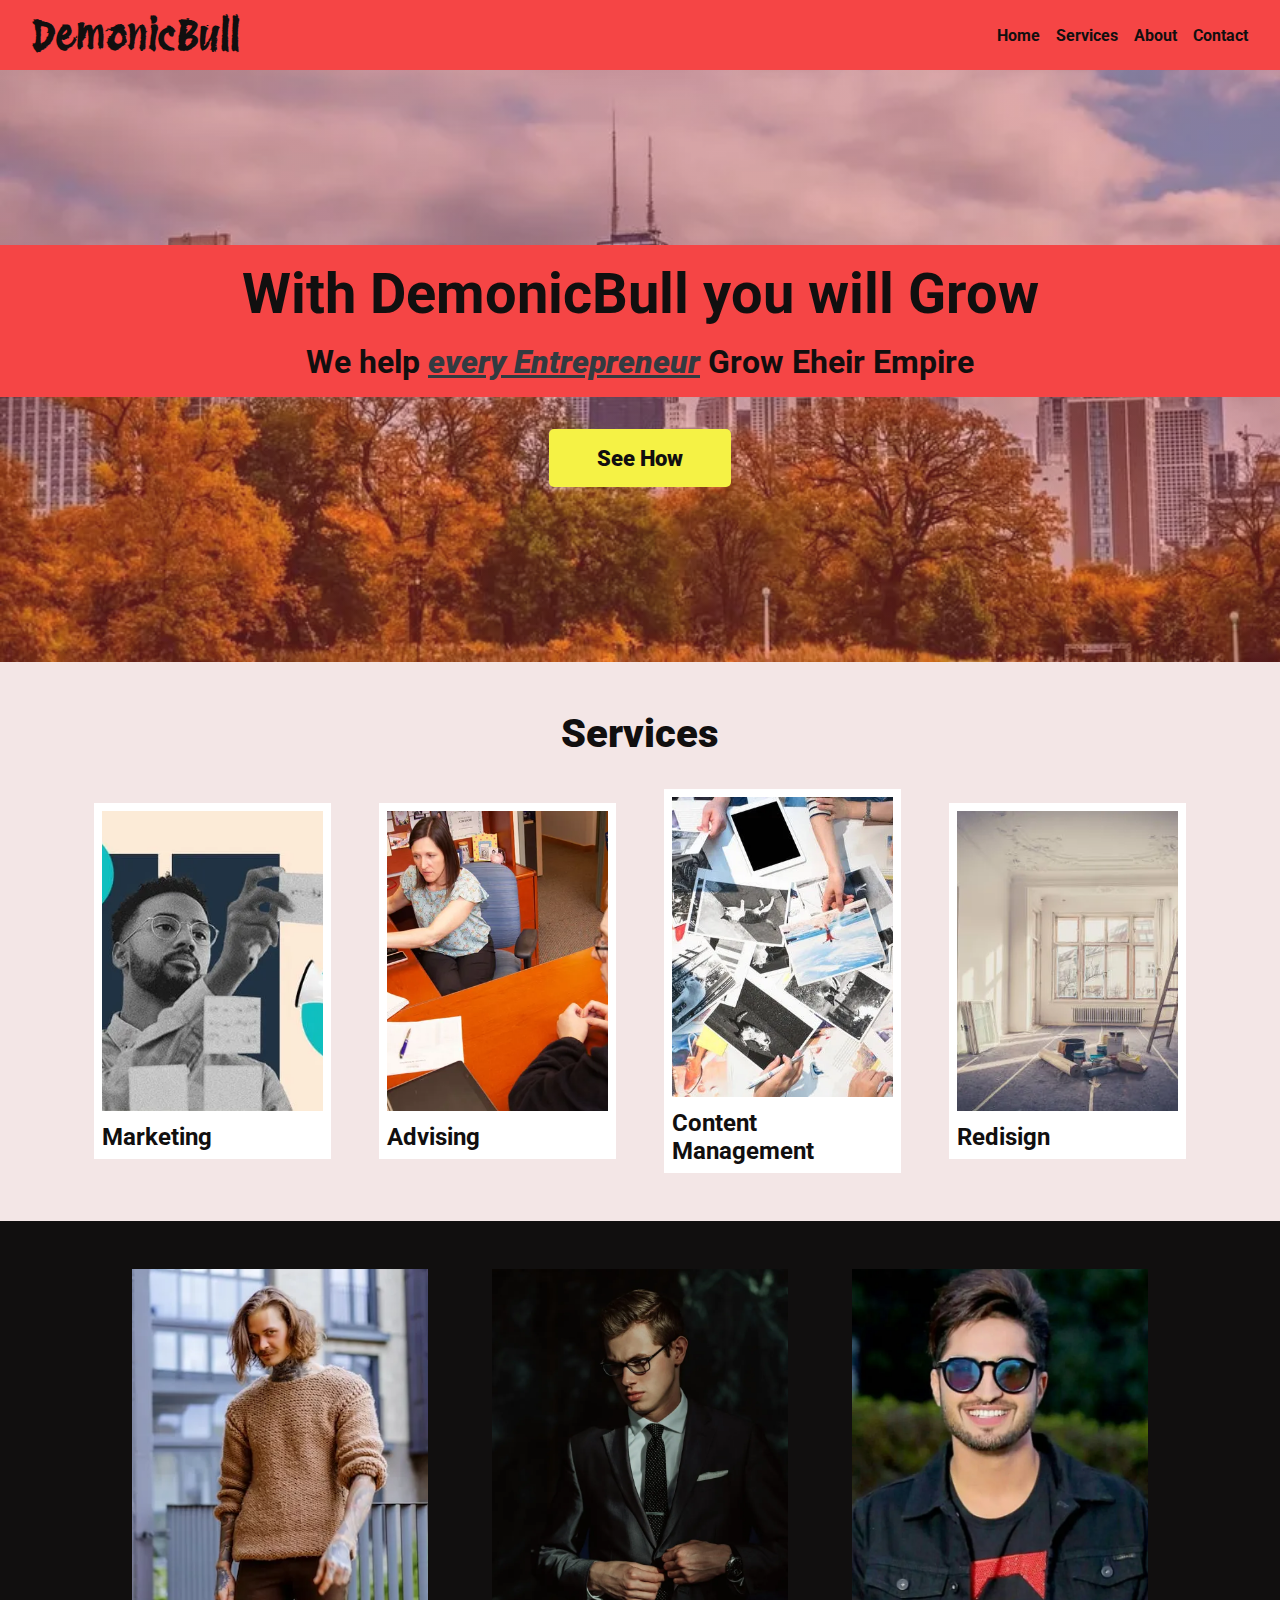
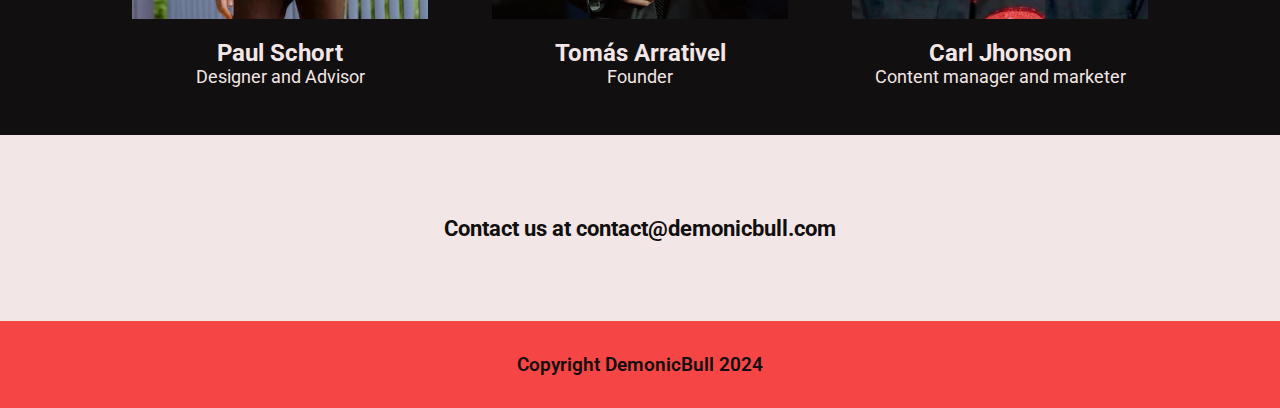
<file: FlexboxBusiness-site/index.html>
<!DOCTYPE html>
<html lang="en">
  <head>
    <meta charset="UTF-8" />
    <meta name="viewport" content="width=device-width, initial-scale=1.0" />
    <link rel="stylesheet" href="./resources/css/styles.css" />
    <title>DemonicBull Inc.</title>
  </head>
  <body>
    <header>
      <nav>
        <h2 class="logo">DemonicBull</h1>
        <ul>
          <li><a href="#banner" class="links">Home</a></li>
          <li><a href="#services" class="links">Services</a></li>
          <li><a href="#about" class="links">About</a></li>
          <li><a href="#contact" class="links">Contact</a></li>
        </ul>
      </nav>
    </header>
    <main>
      <section id="banner">
        <div class="text">
          <h1>With DemonicBull you will Grow</h1>
          <h3>We help <span>every Entrepreneur</span> Grow Eheir Empire</h3>
        </div>
        <button>See How</button>
      </section>

      <section id="services">
        <h2>Services</h2>
        <div class="services">
          <div class="service">
            <img src="./resources/images/service1.webp">
            <h3>Marketing</h3>
          </div>
          <div class="service">
            <img src="./resources/images/service2.webp">
            <h3>Advising</h3>
          </div>
          <div class="service">
            <img src="./resources/images/service3.webp">
            <h3>Content Management</h3>
          </div>
          <div class="service">
            <img src="./resources/images/service4.webp">
            <h3>Redisign</h3>
          </div>
        </div>
      </section>

      <section id="about">
        <div class="team">
          <img src="./resources/images/designer.webp">
          <h3>Paul Schort</h3>
          <p>Designer and Advisor</p>
        </div>
        <div class="team">
          <img src="./resources/images/founder.webp">
          <h3>Tomás Arrativel</h3>
          <p>Founder</p>
        </div>
        <div class="team">
          <img src="./resources/images/cm.webp">
          <h3>Carl Jhonson</h3>
          <p>Content manager and marketer</p>
        </div>
      </section>
      <section id="contact">
        <h3>Contact us at contact@demonicbull.com</h3>
      </section>
    </main>
    <footer>
      <p>Copyright DemonicBull 2024</p>
    </footer>
  </body>
</html>
</file>
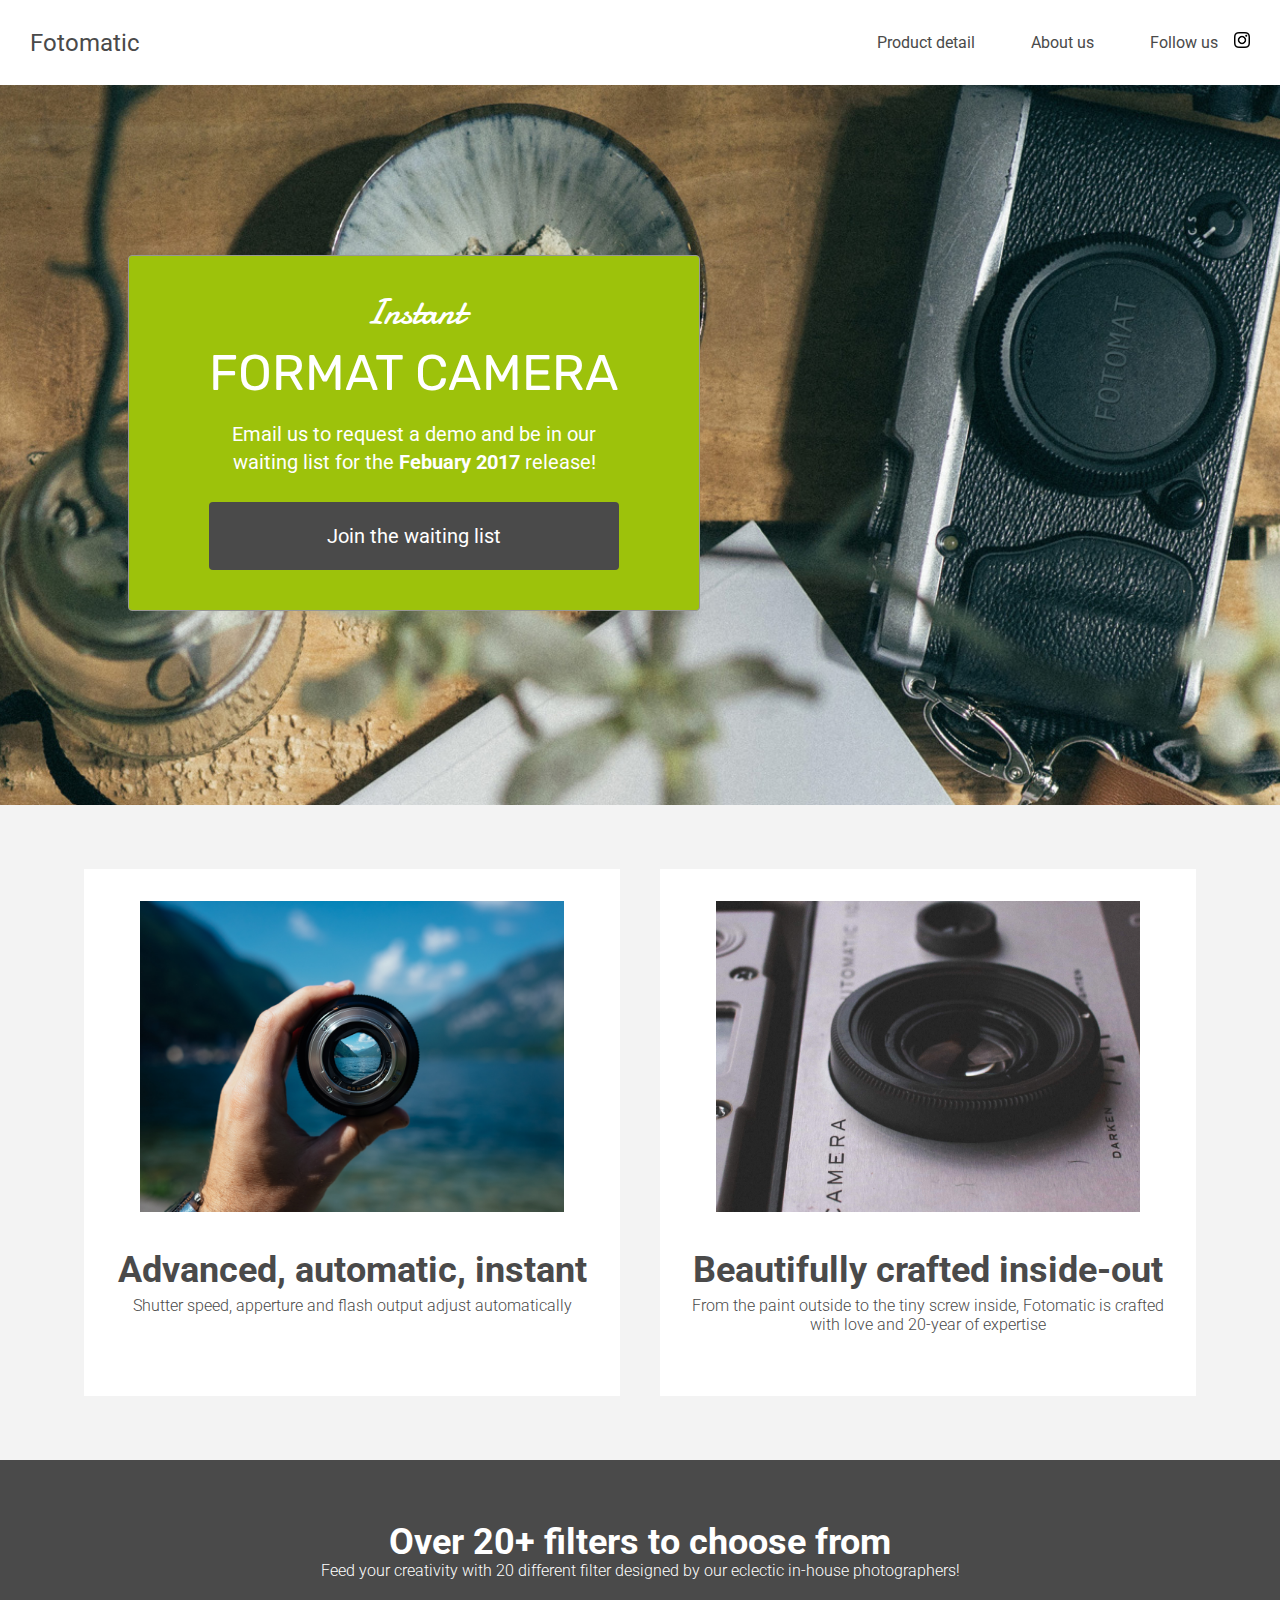
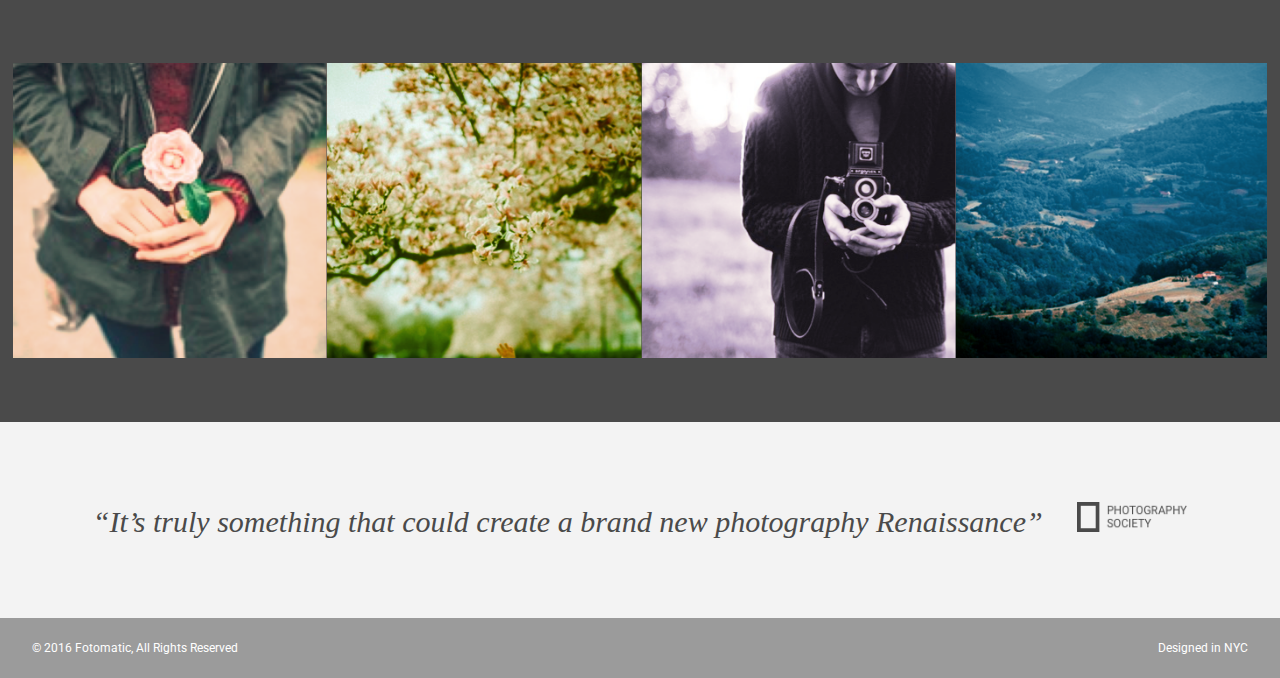
<file: fotomatic_broken/index.html>
<!DOCTYPE html>
<html>
  <head>
    <link
      href="https://fonts.googleapis.com/css?family=Damion"
      rel="stylesheet"
    />
    <link
      href="https://fonts.googleapis.com/css?family=Rubik"
      rel="stylesheet"
    />
    <link
      href="https://fonts.googleapis.com/css?family=Roboto:300,400,600,700"
      rel="stylesheet"
    />
    <link rel="stylesheet" href="./resources/css/reset.css" />
    <link rel="stylesheet" href="./resources/css/style.css" />
    <meta charset="UTF-8" />
  </head>
  <body>
    <!-- Header -->
    <header>
      <div class="content">
        <a href="index.html" class="desktop logo">Fotomatic</a>
        <nav class="desktop">
          <ul>
            <li><a href="#">Product detail</a></li>
            <li><a href="#">About us</a></li>
            <li
              ><a href="https://www.instagram.com/"
                >Follow us
                <img class="icon" src="./resources/images/instagram.png" /></a
            ></li>
          </ul>
        </nav>
        <nav class="mobile">
          <ul>
            <li
              ><a href="#"><img src="./resources/images/ic-logo.svg" /></a
            ></li>
            <li
              ><a href="#"
                ><img src="./resources/images/ic-product-detail.svg" /></a
            ></li>
            <li
              ><a href="#"><img src="./resources/images/ic-about-us.svg" /></a
            ></li>
            <li><a href="#" class="button">Join us</a></li>
          </ul>
        </nav>
      </div>
    </header>

    <!-- Main Content -->
    <div class="main-content">
      <!-- Sign Up Section -->
      <div id="sign-up-section" class="banner">
        <div id="sign-up-cta">
          <div class="content center">
            <div class="header">
              <h2 class="cursive">Instant</h2>
              <h1 class="striking">FORMAT CAMERA</h1>
            </div>
            <div class="email">
              <span>
                Email us to request a demo and be in our waiting list for the
                <strong>Febuary 2017</strong> release!
              </span>
              <div class="button">Join the waiting list</div>
            </div>
          </div>
        </div>
      </div>

      <!-- Features Section -->
      <div id="features-section">
        <div class="feature">
          <div class="center">
            <div class="image-container">
              <img src="./resources/images/feature-1.png" />
            </div>
            <div class="content">
              <h2>Advanced, automatic, instant</h2>
              <h3
                >Shutter speed, apperture and flash output adjust
                automatically</h3
              >
            </div>
          </div>
        </div>
        <div class="feature">
          <div class="center">
            <div class="image-container">
              <img src="./resources/images/feature-2.png" />
            </div>
            <div class="content">
              <h2>Beautifully crafted inside-out</h2>
              <h3
                >From the paint outside to the tiny screw inside, Fotomatic is
                crafted with love and 20-year of expertise</h3
              >
            </div>
          </div>
        </div>
      </div>

      <!-- Filters Section -->
      <div id="filters-section">
        <div class="content center">
          <h2>Over 20+ filters to choose from</h2>
          <h3
            >Feed your creativity with 20 different filter designed by our
            eclectic in-house photographers!</h3
          >
        </div>
        <div class="images-container">
          <div class="image-container">
            <img src="./resources/images/filter-1.png" />
          </div>
          <div class="image-container">
            <img src="./resources/images/filter-2.png" />
          </div>
          <div class="image-container">
            <img src="./resources/images/filter-3.png" />
          </div>
          <div class="image-container extra">
            <img src="./resources/images/filter-4.png" />
          </div>
        </div>
      </div>

      <!-- Quotes Section -->
      <div id="quotes-section">
        <div class="content center">
          <span class="quote"
            >“It’s truly something that could create a brand new photography
            Renaissance”</span
          >
          <img
            class="quote-citation"
            src="./resources/images/photography-logo.png"
          />
        </div>
      </div>

      <!-- Footer -->
      <footer>
        <div class="content">
          <span class="copyright">© 2016 Fotomatic, All Rights Reserved</span>
          <span class="location">Designed in NYC</span>
        </div>
      </footer>
    </div>
  </body>
</html>
</file>
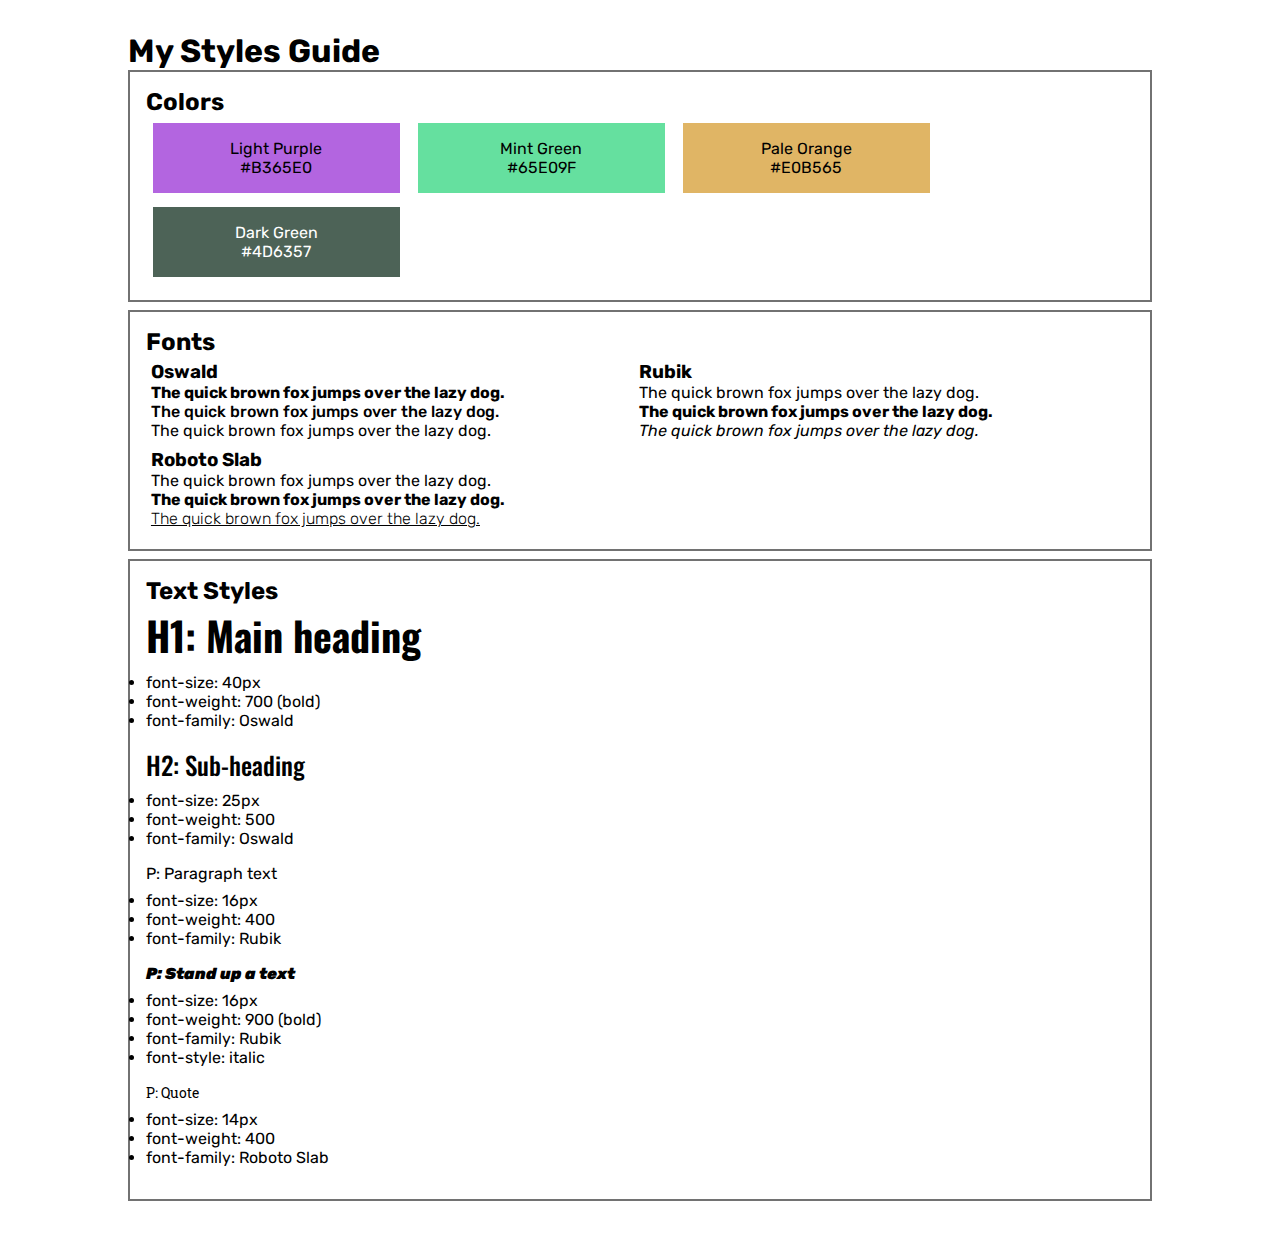
<file: Style-Guide/index.html>
<!DOCTYPE html>
<html lang="en">
  <head>
    <meta charset="UTF-8" />
    <meta name="viewport" content="width=device-width, initial-scale=1.0" />
    <link rel="preconnect" href="https://fonts.googleapis.com" />
    <link rel="preconnect" href="https://fonts.gstatic.com" crossorigin />
    <link
      href="https://fonts.googleapis.com/css2?family=Oswald:wght@200..700&family=Roboto+Slab:wght@100..900&family=Rubik:ital,wght@0,300..900;1,300..900&display=swap"
      rel="stylesheet"
    />
    <link rel="stylesheet" href="./styles.css" />
    <title>Style guide</title>
  </head>
  <body>
    <h1>My Styles Guide</h1>
    <div class="container">
      <h2>Colors</h2>
      <div class="colors__container">
        <div class="color" id="purple">
          <p>Light Purple</p>
          <p>#B365E0</p>
        </div>
        <div class="color" id="mint">
          <p>Mint Green</p>
          <p>#65E09F</p>
        </div>
        <div class="color" id="orange">
          <p>Pale Orange</p>
          <p>#E0B565</p>
        </div>
        <div class="color" id="d-green">
          <p>Dark Green</p>
          <p>#4D6357</p>
        </div>
      </div>
    </div>
    <div class="container">
      <h2>Fonts</h2>
      <div class="fonts__container">
        <div class="font" id="oswald">
          <h3>Oswald</h3>
          <p class="title">The quick brown fox jumps over the lazy dog.</p>
          <p class="subtitle">The quick brown fox jumps over the lazy dog.</p>
          <p class="text">The quick brown fox jumps over the lazy dog.</p>
        </div>
        <div class="font" id="rubik">
          <h3>Rubik</h3>
          <p class="text">The quick brown fox jumps over the lazy dog.</p>
          <p class="bold">The quick brown fox jumps over the lazy dog.</p>
          <p class="link">The quick brown fox jumps over the lazy dog.</p>
        </div>
        <div class="font" id="roboto">
          <h3>Roboto Slab</h3>
          <p class="text">The quick brown fox jumps over the lazy dog.</p>
          <p class="bold">The quick brown fox jumps over the lazy dog.</p>
          <p class="quote">The quick brown fox jumps over the lazy dog.</p>
        </div>
      </div>
    </div>
    <div class="container">
      <h2>Text Styles</h2>
      <div class="element">
        <h1 id="main-heading">H1: Main heading</h1>
        <ul>
          <li>font-size: 40px</li>
          <li>font-weight: 700 (bold)</li>
          <li>font-family: Oswald</li>
        </ul>
      </div>
      <div class="element">
        <h1 id="sub-heading">H2: Sub-heading</h1>
        <ul>
          <li>font-size: 25px</li>
          <li>font-weight: 500</li>
          <li>font-family: Oswald</li>
        </ul>
      </div>
      <div class="element">
        <h1 id="p-text">P: Paragraph text</h1>
        <ul>
          <li>font-size: 16px</li>
          <li>font-weight: 400</li>
          <li>font-family: Rubik</li>
        </ul>
      </div>
      <div class="element">
        <h1 id="p-bold">P: Stand up a text</h1>
        <ul>
          <li>font-size: 16px</li>
          <li>font-weight: 900 (bold)</li>
          <li>font-family: Rubik</li>
          <li>font-style: italic</li>
        </ul>
      </div>
      <div class="element">
        <h1 id="p-quote">P: Quote</h1>
        <ul>
          <li>font-size: 14px</li>
          <li>font-weight: 400</li>
          <li>font-family: Roboto Slab</li>
        </ul>
      </div>
    </div>
  </body>
</html>
</file>
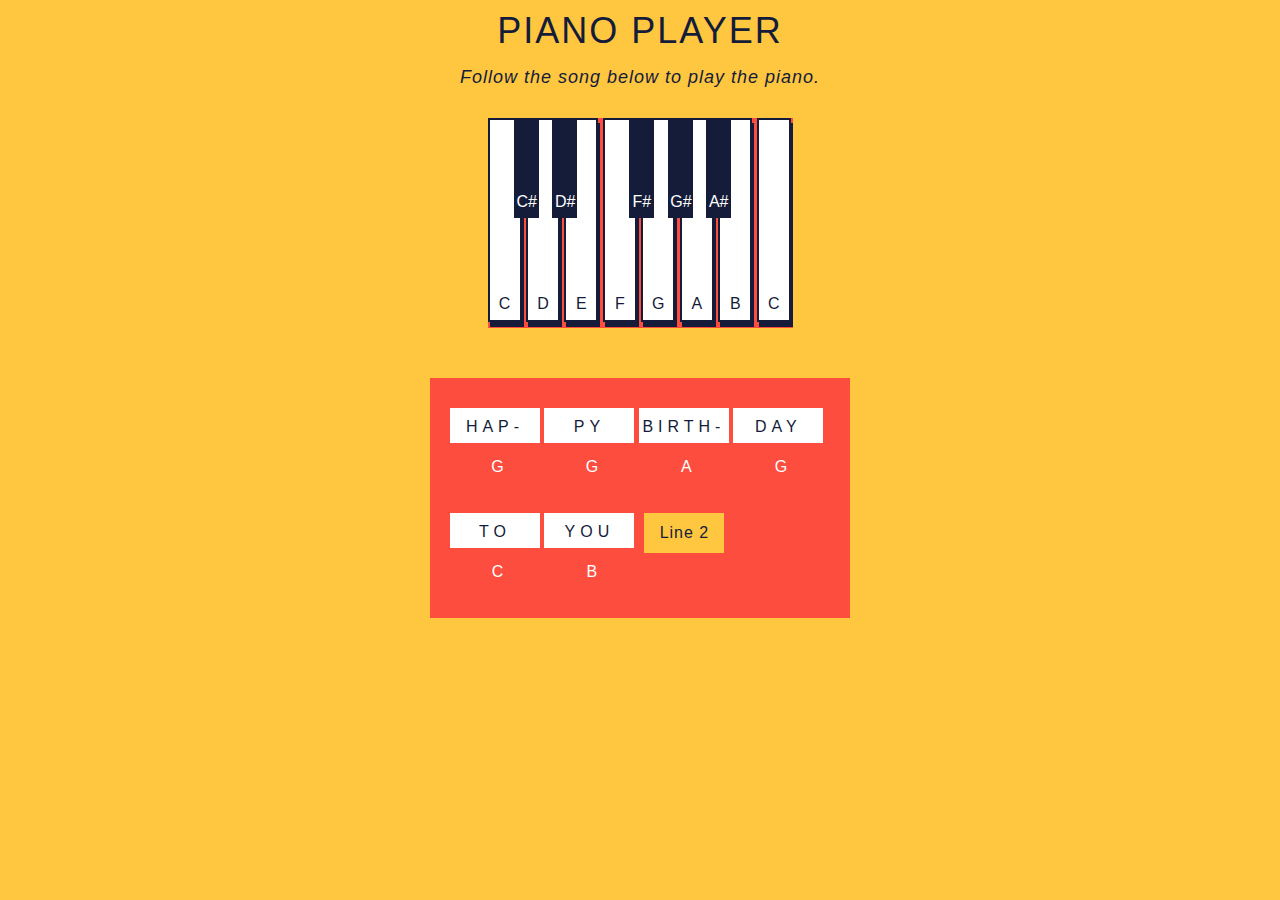
<file: Javascript challenges/piano-keys/index.html>
<!DOCTYPE html>
<html lang="en" >

<head>
  <meta charset="UTF-8">
  <link rel="stylesheet" href="style.css">
</head>

<body>
  <p class='title'>Piano Player</p>
  <p id='demo'>Follow the song below to play  the piano.</p>
  <section class="piano">
    <section id='c-key' class="key">
      <section class='keynote'>C</section>
    </section>
    <section id='c-sharp-key' class="black-key">
      <section class='black-keynote'>C#</section>
    </section>
    <section id='d-key' class="key">
      <section class='keynote'>D</section>
    </section>
    <section id='d-sharp-key' class="black-key">
      <section class='black-keynote'>D#</section>
    </section>
    <section id='e-key' class="key">
      <section class='keynote'>E</section>
    </section>
    <section id='f-key' class="key">
      <section class='keynote'>F</section>
    </section>
    <section id='f-sharp-key' class="black-key">
      <section class='black-keynote'>F#</section>
    </section>
    <section id='g-key' class="key">
      <section class='keynote'>G</section>
    </section>
    <section id='g-sharp-key' class="black-key">
      <section class='black-keynote'>G#</section>
    </section>
    <section id='a-key' class="key">
      <section class='keynote'>A</section>
    </section>
    <section id='a-sharp-key' class="black-key">
      <section class='black-keynote'>A#</section>
    </section>
    <section id='b-key' class="key">
      <section class='keynote'>B</section>
    </section>
    <section id='high-c-key' class="key">
      <div class='keynote'>C</div>
    </section>
  </section>

  <section id='lyrics'>
    <section id='column-one'>
      <section id="word-one">HAP-</section>
      <section id="letter-note-one">G</section>
    </section>
    <section id='column-two'>
      <section id="word-two">PY</section>
      <section id="letter-note-two">G</section>
    </section>
    <section id='column-three'>
      <section id="word-three">BIRTH-</section>
      <section id="letter-note-three">A</section>
    </section>
    <section id='column-four'>
      <section id="word-four">DAY</section>
      <section id="letter-note-four">G</section>
    </section>
    <section id='column-five'>
      <section id="word-five">TO</section>
      <section id="letter-note-five">C</section>
    </section>
    <section id='column-six'>
      <section id="word-six">YOU</section>
      <section id="letter-note-six">B</section>
    </section>
    <section id='column-optional' class='column-optional'>
      <section id="word-optional">END</section>
      <section id="letter-note-optional">A</section>
    </section>

    <button id="first-next-line">Line 2</button>
    <button id="second-next-line">Line 3</button>
    <button id="third-next-line">Line 4</button>
    <button id="fourth-next-line">Reset</button>
  </section>

  <script  src="main.js"></script>

</body>
</html>
</file>
<file: FlexboxBusiness-site/resources/css/styles.css>
@import url('https://fonts.googleapis.com/css2?family=Protest+Revolution&family=Roboto:ital,wght@0,100;0,300;0,400;0,500;0,700;0,900;1,100;1,300;1,400;1,500;1,700;1,900&display=swap');

/* Principal colors and styles */
:root {
  /* Colors */
  --red: #f54545;
  --yellow: #f5f245;
  --blue: #45b1f5;
  --gray: #5b6b75;
  --white: #f3e6e6;
  --black: #110f0f;

  /* Fonts */
  --logo-font: 'Protest Revolution', sans-serif;
  --primary-font: 'Roboto', sans-serif;
}
* {
  margin: 0;
  padding: 0;
  box-sizing: border-box;
  font-family: var(--primary-font);
  color: var(--black);
}

html {
  font-size: 16px;
}

span {
  color: #323b41;
  font-weight: 900;
  text-decoration: underline;
  font-style: italic;
}

/* Navbar */

header nav {
  position: fixed;
  height: 70px;
  width: 100%;
  background-color: var(--red);
  display: flex;
  align-items: center;
  justify-content: space-between;
  padding: 0.5rem 2rem;
}

header nav .logo {
  font-family: var(--logo-font);
  font-size: 2.5rem;
}

header nav ul {
  display: flex;
  align-items: center;
  gap: 1rem;
  list-style: none;
}
header nav .links {
  color: var(--black);
  text-decoration: none;
  font-weight: 700;
}
header nav .links:hover {
  color: var(--white);
  text-decoration: underline;
}
/* End of navbar */

/* Main Banner */
main {
  padding-top: 70px;
  background-color: var(--white);
}

#banner {
  background: linear-gradient(rgba(245, 69, 69, 0.3), rgba(245, 69, 69, 0.3)),
    url('../images/banner.webp');
  background-size: cover;
  background-position: bottom;
  height: 37rem;
  display: flex;
  justify-content: center;
  align-items: center;
  flex-direction: column;
}
#banner .text {
  width: 100%;
  display: flex;
  justify-content: center;
  align-items: center;
  flex-direction: column;
  background-color: var(--red);
  padding: 1rem;
}

#banner .text h1 {
  font-size: 3.5rem;
  margin-bottom: 1rem;
}

#banner h3 {
  font-size: 2rem;
}

#banner button {
  padding: 1rem 3rem;
  background-color: var(--yellow);
  font-weight: 900;
  font-size: 1.4rem;
  border: none;
  border-radius: 5px;
  margin-top: 2rem;
  cursor: pointer;
}
#banner button:hover {
  background-color: #d3d03c;
}

/* End of banner */
/* Services */
#services {
  padding: 3rem;
}

#services h2 {
  text-align: center;
  font-size: 2.5rem;
  font-weight: 900;
  margin-bottom: 2rem;
}

.services {
  display: flex;
  justify-content: center;
  gap: 3rem;
  align-items: center;
}
.services .service {
  max-width: 20%;
  padding: 0.5rem;
  background-color: #ffffff;
}

.services .service img {
  width: 100%;
  height: 300px;
  object-fit: cover;
}
.services .service h3 {
  font-size: 1.5rem;
  margin-top: 0.5rem;
}

/* End of services*/
/* About */
#about {
  display: flex;
  justify-content: center;
  align-items: stretch;
  gap: 4rem;
  padding: 3rem;
  background-color: var(--black);
}

#about .team {
  width: 25%;
  text-align: center;
}

#about .team img {
  width: 100%;
  height: 350px;
  object-fit: cover;
}

#about .team h3 {
  font-size: 1.5rem;
  color: var(--white);
  margin-top: 1rem;
}
#about .team p {
  color: var(--white);
  font-size: 1.1rem;
}
/* End of about */
/* Contact */
#contact {
  padding: 5rem;
  text-align: center;
}

#contact h3 {
  font-size: 1.4rem;
}

/* End of contact*/
/* Footer */
footer {
  text-align: center;
  background-color: var(--red);
  padding: 2rem;
}
footer p {
  font-size: 1.2rem;
  font-weight: 600;
}
/* End of footer */
</file>
<file: fotomatic_broken/resources/css/style.css>
/* Universal Styles */

html {
  font-family: 'Roboto', sans-serif;
  font-size: 16px;
  overflow-x: hidden;
}

.main-content {
  position: relative;
  top: 5.3125rem; /* To offset for fixed header. */
}

.center {
  text-align: center;
}

.button {
  border-radius: 4px;
  background-color: #4a4a4a;
  color: white;
}

.image-container {
  overflow: hidden;
}

.image-container img {
  display: block;
}

@media only screen and (max-width: 760px) {
  .main-content {
    top: 2.5625rem;
  }
}

/* Header */

header {
  position: fixed;
  width: 100%;
  border-bottom: solid 1px #c6c1c1;
  background-color: white;
}

header .content {
  display: flex;
  align-items: center;
  padding: 1.875rem;
}

header .logo {
  flex: 1;
  font-size: 1.5rem;
  color: #4a4a4a;
}

header nav ul {
  display: flex;
}

nav li {
  padding-left: 3.5rem;
}

nav a {
  vertical-align: bottom;
  line-height: 1.6;
  font-size: 1rem;
  color: #4a4a4a;
}

header .icon {
  width: 1rem;
  padding-left: 0.75rem;
}

header .mobile {
  display: none;
}

@media only screen and (max-width: 760px) {
  header .desktop {
    display: none;
  }

  header .mobile {
    display: block;
    width: 100%;
  }

  header .content {
    padding: 0.5rem 0;
  }

  header .mobile ul {
    display: flex;
    justify-content: space-around;
    align-items: center;
    width: 100%;
  }

  header .mobile li {
    padding: 0;
  }

  header .mobile .button {
    padding: 0.1875rem 0.5rem;
    background-color: #9dc20b;
    line-height: 1.6;
    color: white;
  }
}

/* Sign Up Section */

#sign-up-section {
  display: flex;
  justify-content: flex-start;
  align-items: flex-start;
  height: 45rem;
  background-image: url('../images/banner-landingpage.jpg');
  background-size: cover;
  background-position: bottom;
}

#sign-up-cta {
  padding: 0 5rem 2.5rem 5rem;
  border: solid 1px #979797;
  border-radius: 4px;
  background-color: #9dc20b;
  position: relative;
  top: 170px;
  left: 10%;
}

#sign-up-cta .content {
  width: 25.625rem;
  margin-top: 2rem;
  font-family: 'Roboto', sans-serif;
  font-size: 1.25rem;
  line-height: 1.4;
  color: white;
}

#sign-up-cta h1 {
  font-size: 3.125rem;
}

#sign-up-cta h2 {
  font-size: 2.25rem;
}

#sign-up-cta span strong {
  font-weight: bold;
}

#sign-up-cta .cursive {
  font-family: 'Damion', cursive;
}

#sign-up-cta .striking {
  font-family: 'Rubik', sans-serif;
  padding-bottom: 0.75rem;
}

#sign-up-cta .button {
  margin-top: 1.625rem;
  padding: 1.25rem 7.25rem;
}

@media only screen and (max-width: 760px) {
  #sign-up-section {
    align-items: center;
    justify-content: center;
    height: 28rem;
  }

  #sign-up-cta {
    position: static;
    width: auto;
    height: auto;
    background-color: transparent;
    border: none;
  }

  #sign-up-cta .content {
    margin-top: 0;
  }

  #sign-up-cta .email {
    display: none;
  }

  #sign-up-cta h1 {
    font-size: 3.125rem;
  }

  #sign-up-cta h2 {
    font-size: 2.25rem;
  }
}

@media only screen and (max-width: 450px) {
  #sign-up-section {
    height: 20rem;
  }

  #sign-up-cta h1 {
    font-size: 2.25rem;
  }

  #sign-up-cta h2 {
    font-size: 2rem;
  }
}

/* Features Section */

#features-section {
  display: flex;
  justify-content: space-between;
  padding: 4rem 5%;
  background-color: #f3f3f3;
}

.feature {
  flex: 1;
  padding: 2rem;
  margin: 0px 1.25rem;
  background-color: white;
}

.feature .image-container {
  width: 90%;
  height: 65%;
  margin: 0 auto;
  margin-bottom: 40px;
}

.feature .image-container img {
  width: 100%;
  height: 100%;
}

.feature h2 {
  padding-bottom: 0.5rem;
  font-size: 2.25rem;
  font-weight: bold;
  color: #4a4a4a;
}

.feature h3 {
  font-size: 1rem;
  line-height: 1.2;
  font-weight: 300;
  color: #4a4a4a;
  margin-bottom: 30px;
}

@media only screen and (max-width: 880px) {
  #features-section {
    padding: 2rem 2%;
    gap: 1rem;
  }

  .feature {
    margin: 0px;
  }
}

@media only screen and (max-width: 760px) {
  #features-section {
    flex-flow: column;
    padding: 0;
    gap: 0;
  }

  .feature {
    margin: 0;
    padding: 1rem 1rem 1.75rem 1rem;
  }

  .feature h2 {
    font-size: 1.125rem;
    line-height: 1.3;
    font-weight: normal;
  }

  .feature h3 {
    font-size: 0.875rem;
    line-height: 1.4;
  }
}

/* Filters Section */

#filters-section {
  padding: 4rem 0;
  background-color: #4a4a4a;
}

#filters-section .content {
  padding: 0 0.625rem;
  margin-bottom: 5rem;
}

#filters-section .content h2 {
  font-size: 2.25rem;
  font-weight: bold;
  color: white;
}

#filters-section .content h3 {
  font-size: 1rem;
  line-height: 1.4;
  font-weight: 300;
  color: white;
}

#filters-section .images-container {
  max-width: 100%;
  padding: 0 1%;
  display: flex;
}
.image-container {
  overflow: hidden;
}

.image-container img {
  max-width: 100%;
  display: block;
}

@media only screen and (max-width: 760px) {
  #filters-section {
    padding: 1.5rem 0 0 0;
  }

  #filters-section .content {
    margin-bottom: 1rem;
  }

  #filters-section .content h2 {
    padding-bottom: 0.625rem;
    font-size: 1.125rem;
    line-height: 1.3;
    font-weight: normal;
  }

  #filters-section .content h3 {
    font-size: 0.875rem;
    line-height: 1.4;
  }

  #filters-section .images-container {
    padding: 0;
  }

  #filters-section .extra {
    display: none;
  }
}

/* Quotes Section */

#quotes-section {
  background-color: #f3f3f3;
}

#quotes-section .content {
  padding: 5rem 0;
}

#quotes-section .quote {
  padding-right: 1.875rem;
  font-family: 'Palatino', serif;
  font-size: 1.875rem;
  line-height: 1.1;
  font-style: italic;
  color: #4a4a4a;
}

#quotes-section .quote-citation {
  height: 1.875rem;
}

@media only screen and (max-width: 760px) {
  #quotes-section .content {
    padding: 1.875rem 0.625rem;
  }

  #quotes-section .quote {
    font-size: 1.5rem;
    line-height: 1.4;
  }

  #quotes-section .quote-citation {
    display: block;
    padding-top: 1rem;
    margin: auto;
  }
}

/* Footer */

footer {
  background-color: #9b9b9b;
  padding: 1.5rem 2rem;
}

footer .content {
  color: white;
  display: flex;
}

footer .copyright {
  flex-grow: 1;
  font-size: 0.75rem;
}
footer .location {
  font-size: 0.75rem;
}

@media only screen and (min-width: 760px) {
  footer .content {
    font-size: 0.625rem;
  }
}
</file>
<file: Style-Guide/styles.css>
* {
  margin: 0;
  padding: 0;
  box-sizing: border-box;
  font-family: 'Rubik', sans-serif;
}
body {
  margin: 2rem 10%;
}

.container {
  width: 100%;
  padding: 1rem;
  border: 2px solid #727272;
  margin-bottom: 0.5rem;
}

/* Colors */

.colors__container {
  width: 100%;
}

.color {
  width: 25%;
  padding: 1rem;
  color: #000000;
  display: inline-block;
  margin: 0.7%;
  text-align: center;
}
#purple {
  background-color: #b365e0;
}
#mint {
  background-color: #65e09f;
}
#orange {
  background-color: #e0b565;
}
#d-green {
  background-color: #4d6357;
  color: #ffffff;
}

/* Fonts */
.fonts__container {
  width: 100%;
}

.font {
  width: 48%;
  display: inline-block;
  margin: 0.5%;
}

.title {
  font-weight: 700;
}
.subtitle {
  font-weight: 500;
}
.text {
  font-weight: 400;
}
.quote {
  font-weight: 300;
  text-decoration: underline;
}
.link {
  font-weight: 400;
  font-style: italic;
}
.bold {
  font-weight: 700;
}

#oswald {
  font-family: 'Oswald', sans-serif;
}
#rubik {
  font-family: 'Rubik', sans-serif;
}
#roboto {
  font-family: 'Roboto Slab', serif;
}

/* Text Styles */
.element {
  width: 100%;
  margin-bottom: 1rem;
}

#main-heading {
  font-size: 40px;
  font-weight: 700;
  font-family: 'Oswald', sans-serif;
  margin-bottom: 0.5rem;
}

#sub-heading {
  font-size: 25px;
  font-weight: 500;
  font-family: 'Oswald', sans-serif;
  margin-bottom: 0.5rem;
}

#p-text {
  font-size: 16px;
  font-weight: 400;
  font-family: 'Rubik', sans-serif;
  margin-bottom: 0.5rem;
}

#p-bold {
  font-size: 16px;
  font-weight: 900;
  font-family: 'Rubik', sans-serif;
  font-style: italic;
  margin-bottom: 0.5rem;
}

#p-quote {
  font-size: 14px;
  font-weight: 400;
  font-family: 'Roboto Slab', serif;
  margin-bottom: 0.5rem;
}
</file>
<file: Javascript challenges/piano-keys/style.css>
body {
  margin: 0;
  padding: 0;
  font-family: sans-serif;
  background: #ffc63f;
}
.title {
  font-size: 36px;
  margin-top: 10px;
  margin-bottom: 0px;
  padding: 0;
  color: #141c3a;
  text-transform: uppercase;
  letter-spacing: 2px;
  text-align: center;
}
#demo {
  text-align: center;
  font-size: 18px;
  margin-top: 15px;
  color: #141c3a;
  letter-spacing: 1px;
  font-style: italic;
}
.piano {
  width: 305px;
  height: 210px;
  display: block;
  margin: 0 auto;
  background-color: #fd4d3f;
  margin-top: 30px;
}
.key {
  width: 30px;
  height: 200px;
  display: inline-block;
  border: solid #141c3a 2px;
  box-shadow: 2px 5px;
  background-color: white;
  color: #141c3a;
}
.black-key {
  width: 25px;
  height: 100px;
  display: inline-block;
  background-color: #141c3a;
  color: white;
  position: absolute;
  margin-left: -12px;
  padding: 0px;
}
.keynote {
  width: 20px;
  height: 20px;
  text-align: center;
  display: block;
  margin: 0 auto;
  margin-top: 175px;
  color: #141c3a;
}
.black-keynote {
  width: 20px;
  height: 20px;
  text-align: center;
  display: block;
  margin: 0 auto;
  margin-top: 75px;
}
#lyrics {
  width: 400px;
  height: 240px;
  display: block;
  margin: 0 auto;
  padding-left: 20px;
  margin-top: 50px;
  background-color: #fd4d3f;
}
#column-one,
#column-two,
#column-three,
#column-four,
#column-five,
#column-six,
#column-optional {
  width: 90px;
  display: inline-block;
  text-align: center;
  margin-top: 30px;
}
#column-optional {
  display: none;
}
#word-one,
#word-two,
#word-three,
#word-four,
#word-five,
#word-six,
#word-optional {
  background-color: white;
  width: 90px;
  height: 25px;
  padding-top: 10px;
  letter-spacing: 5px;
  color: #141c3a;
}
#letter-note-one,
#letter-note-two,
#letter-note-three,
#letter-note-four,
#letter-note-five,
#letter-note-six,
#letter-note-optional {
  color: white;
  width: 25px;
  height: 25px;
  margin-top: 15px;
  margin-left: 35px;
}
#first-next-line,
#second-next-line,
#third-next-line,
#fourth-next-line {
  width: 80px;
  height: 40px;
  font-size: 16px;
  position: absolute;
  margin-top: 30px;
  margin-left: 10px;
  border: none;
  background-color: #ffc63f;
  color: #141c3a;
  letter-spacing: 1px;
  cursor: pointer;
}
</file>
